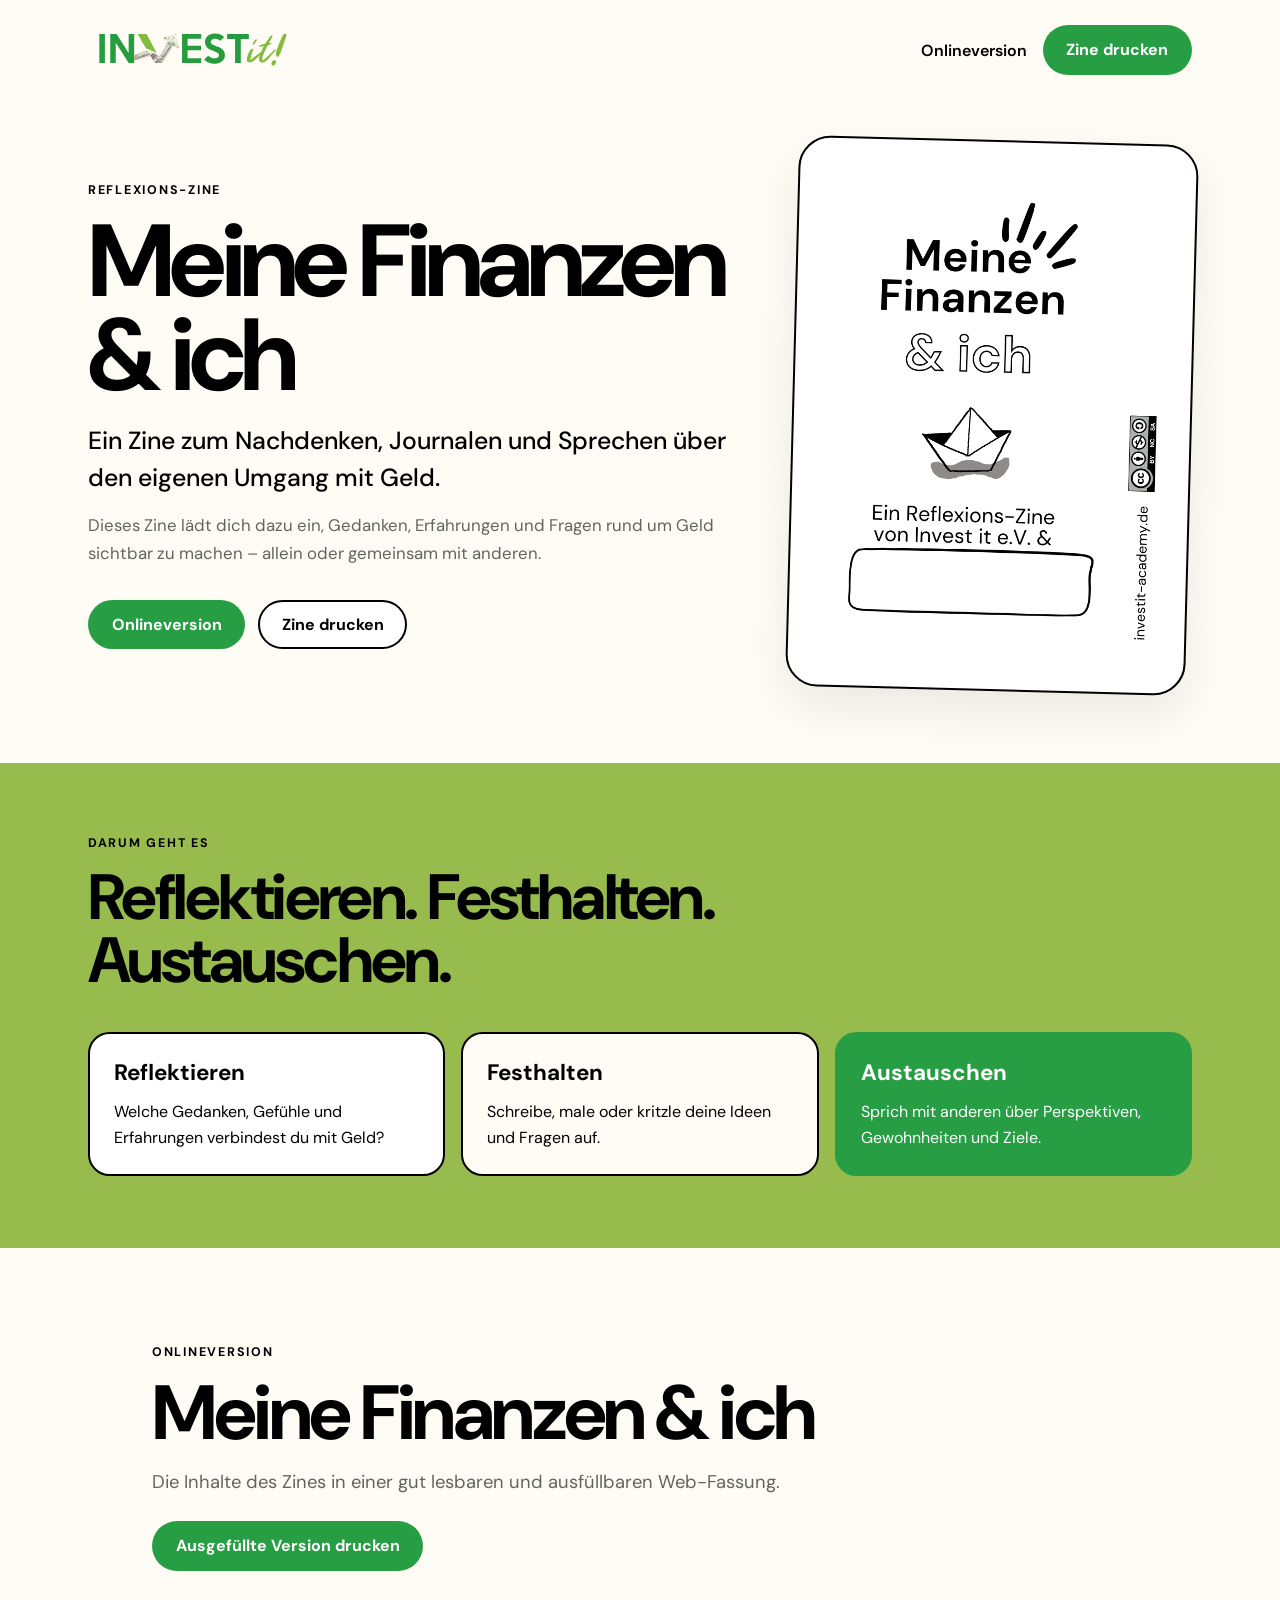
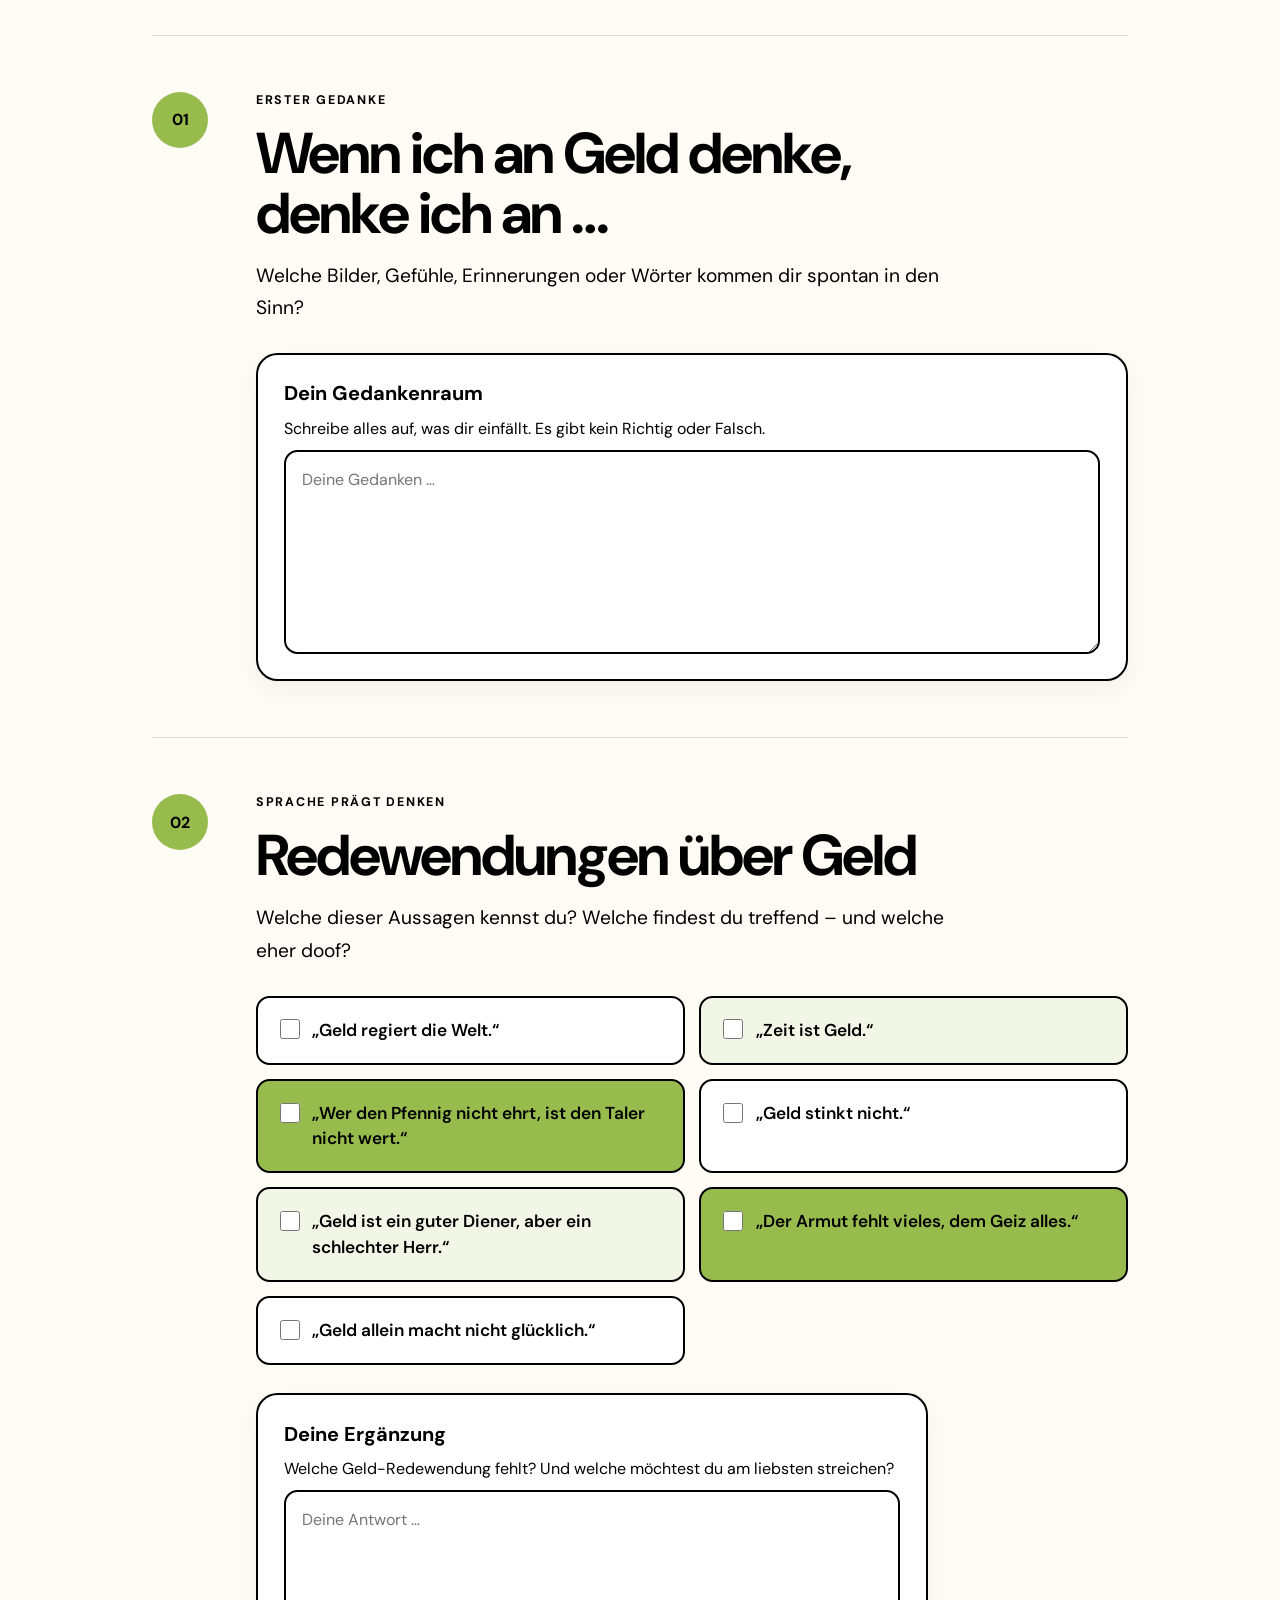
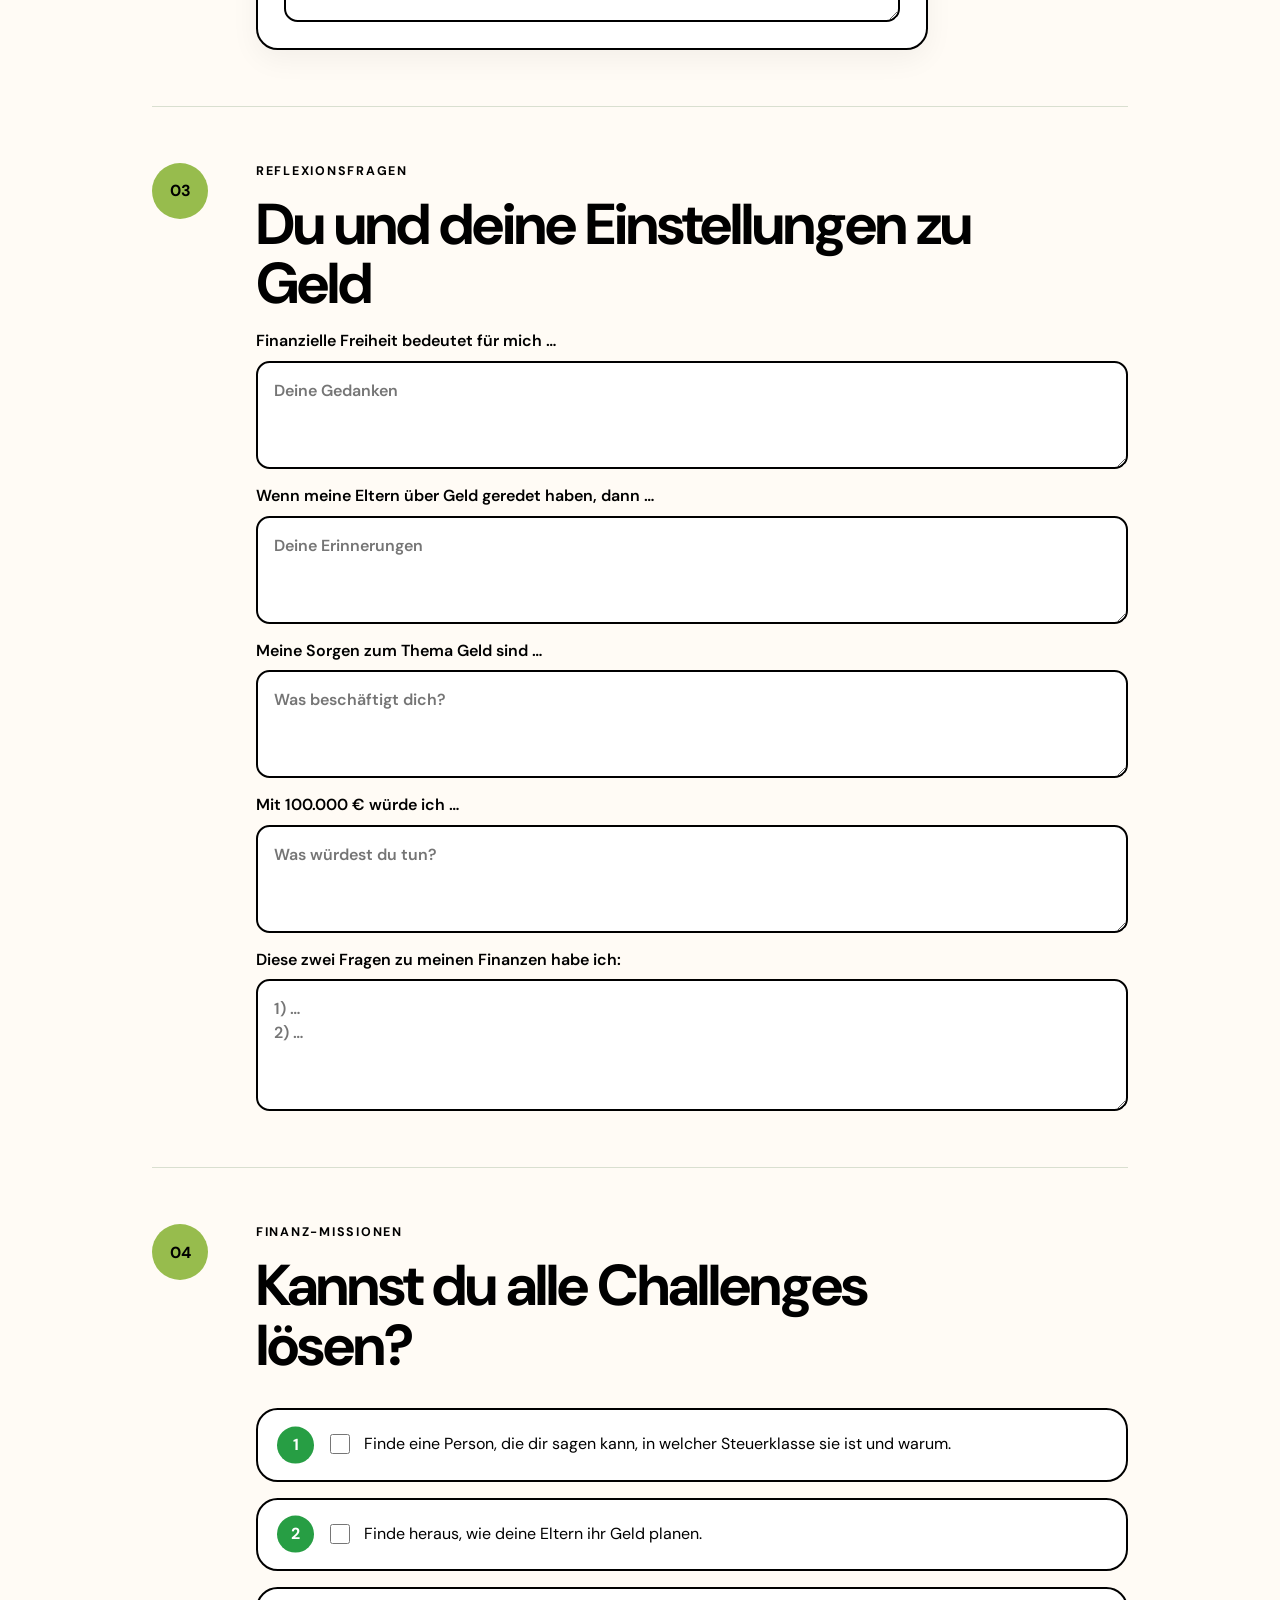
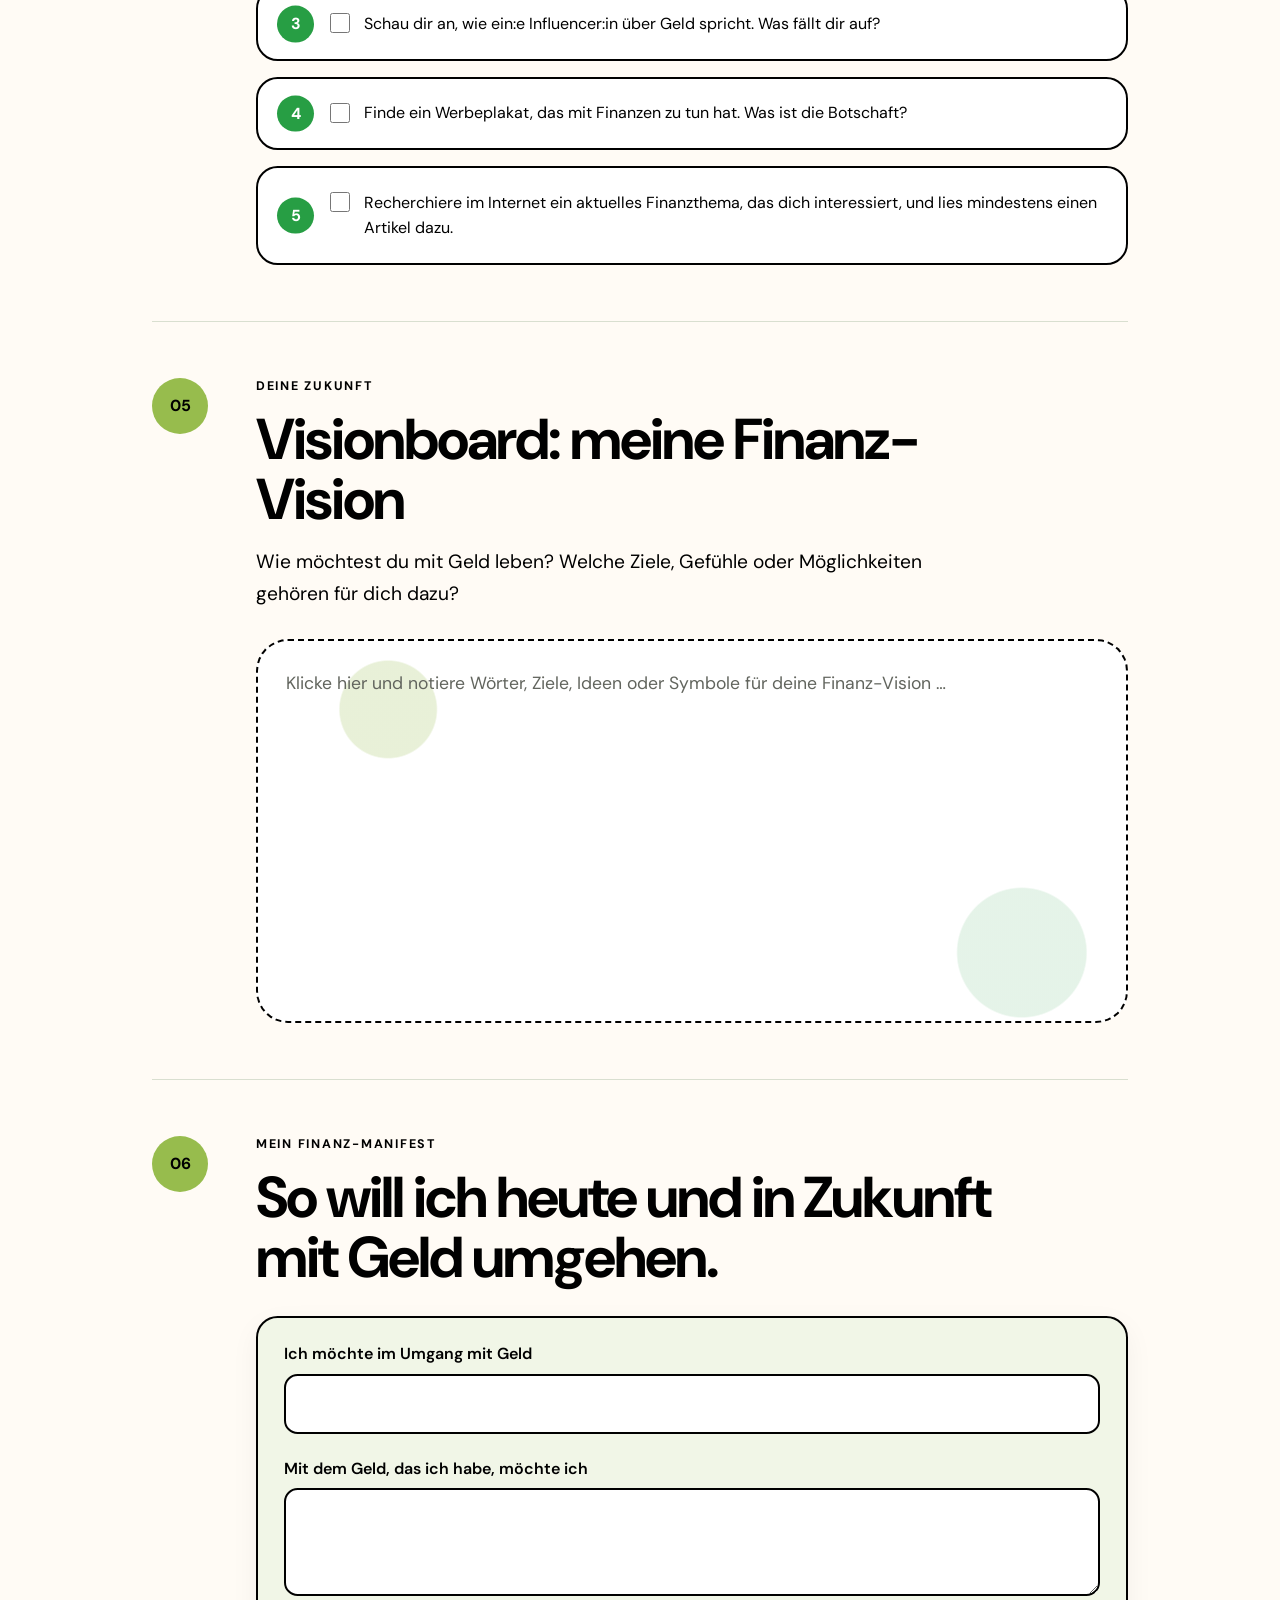
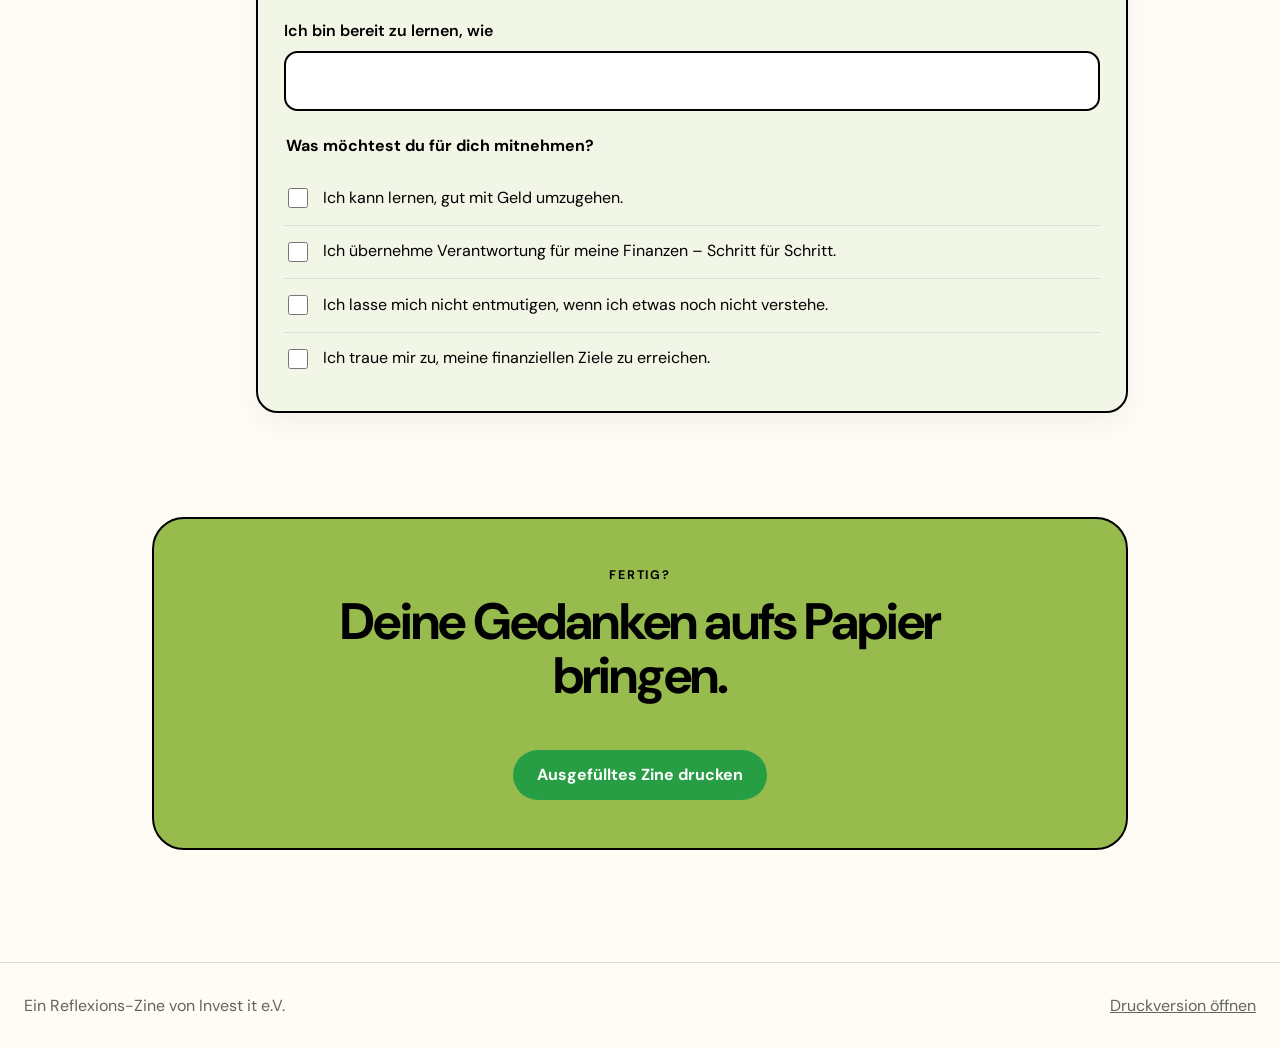
<file: index.html>
<!doctype html>
<html lang="de">
<head>
  <meta charset="utf-8">
  <meta name="viewport" content="width=device-width, initial-scale=1">
  <title>Meine Finanzen & ich</title>
  <meta name="description" content="Ein digitales Reflexions-Zine von Invest it e.V. über den persönlichen Umgang mit Geld.">
  <link rel="preconnect" href="https://fonts.googleapis.com">
  <link rel="preconnect" href="https://fonts.gstatic.com" crossorigin>
  <link href="https://fonts.googleapis.com/css2?family=DM+Sans:wght@400;500;600;700&display=swap" rel="stylesheet">
  <link rel="stylesheet" href="style.css">
</head>

<body class="reading-page">

  <header class="site-header">
    <a
      class="brand-logo"
      href="https://investit-academy.de/"
      target="_blank"
      rel="noopener noreferrer"
      aria-label="Zur Website der Invest it! Academy"
    >
      <img src="images/logo.svg" alt="Invest it! Academy">
    </a>

    <nav class="site-nav" aria-label="Seitennavigation">
      <a href="#lesen">Onlineversion</a>
      <a href="drucken.html" class="nav-button">Zine drucken</a>
    </nav>
  </header>

  <main id="top">
    <section class="hero">
      <div class="hero-copy">
        <p class="eyebrow">REFLEXIONS-ZINE</p>
        <h1>Meine Finanzen & ich</h1>
        <p class="hero-lead">
          Ein Zine zum Nachdenken, Journalen und Sprechen über den eigenen Umgang mit Geld.
        </p>
        <p class="hero-text">
          Dieses Zine lädt dich dazu ein, Gedanken, Erfahrungen und Fragen rund um Geld
          sichtbar zu machen – allein oder gemeinsam mit anderen.
        </p>

        <div class="hero-actions">
          <a class="button button-primary" href="#lesen">Onlineversion</a>
          <a class="button button-secondary" href="drucken.html">Zine drucken</a>
        </div>
      </div>

      <figure class="hero-cover">
        <img
          src="images/seite-1.png"
          alt="Cover des Reflexions-Zines Meine Finanzen und ich"
        >
      </figure>
    </section>

    <section class="intro-band" aria-labelledby="worum-gehts">
      <div>
        <p class="section-kicker">Darum geht es</p>
        <h2 id="worum-gehts">Reflektieren. Festhalten. Austauschen.</h2>
      </div>

      <div class="intro-grid">
        <article>
          <h3>Reflektieren</h3>
          <p>Welche Gedanken, Gefühle und Erfahrungen verbindest du mit Geld?</p>
        </article>

        <article>
          <h3>Festhalten</h3>
          <p>Schreibe, male oder kritzle deine Ideen und Fragen auf.</p>
        </article>

        <article>
          <h3>Austauschen</h3>
          <p>Sprich mit anderen über Perspektiven, Gewohnheiten und Ziele.</p>
        </article>
      </div>
    </section>

    <section id="lesen" class="reading-shell" aria-labelledby="lesen-title">
      <div class="reading-heading">
        <p class="section-kicker">Onlineversion</p>
        <h2 id="lesen-title">Meine Finanzen & ich</h2>
        <p>Die Inhalte des Zines in einer gut lesbaren und ausfüllbaren Web-Fassung.</p>

        <button class="button button-primary digital-print-button" type="button" onclick="window.print()">
          Ausgefüllte Version drucken
        </button>
      </div>

      <article class="reading-section">
        <div class="section-number">01</div>

        <div class="section-body">
          <p class="section-kicker">Erster Gedanke</p>
          <h2>Wenn ich an Geld denke, denke ich an …</h2>
          <p class="lead">
            Welche Bilder, Gefühle, Erinnerungen oder Wörter kommen dir spontan in den Sinn?
          </p>

          <label class="prompt-card form-card">
            <span class="form-card-title">Dein Gedankenraum</span>
            <span>Schreibe alles auf, was dir einfällt. Es gibt kein Richtig oder Falsch.</span>
            <textarea rows="7" placeholder="Deine Gedanken …"></textarea>
          </label>
        </div>
      </article>

      <article class="reading-section">
        <div class="section-number">02</div>

        <div class="section-body">
          <p class="section-kicker">Sprache prägt Denken</p>
          <h2>Redewendungen über Geld</h2>
          <p class="lead">
            Welche dieser Aussagen kennst du? Welche findest du treffend – und welche eher doof?
          </p>

          <div class="quote-grid">
            <label class="select-card">
              <input type="checkbox">
              <span>„Geld regiert die Welt.“</span>
            </label>
            <label class="select-card">
              <input type="checkbox">
              <span>„Zeit ist Geld.“</span>
            </label>
            <label class="select-card">
              <input type="checkbox">
              <span>„Wer den Pfennig nicht ehrt, ist den Taler nicht wert.“</span>
            </label>
            <label class="select-card">
              <input type="checkbox">
              <span>„Geld stinkt nicht.“</span>
            </label>
            <label class="select-card">
              <input type="checkbox">
              <span>„Geld ist ein guter Diener, aber ein schlechter Herr.“</span>
            </label>
            <label class="select-card">
              <input type="checkbox">
              <span>„Der Armut fehlt vieles, dem Geiz alles.“</span>
            </label>
            <label class="select-card">
              <input type="checkbox">
              <span>„Geld allein macht nicht glücklich.“</span>
            </label>
          </div>

          <label class="prompt-card compact form-card">
            <span class="form-card-title">Deine Ergänzung</span>
            <span>Welche Geld-Redewendung fehlt? Und welche möchtest du am liebsten streichen?</span>
            <textarea rows="4" placeholder="Deine Antwort …"></textarea>
          </label>
        </div>
      </article>

      <article class="reading-section">
        <div class="section-number">03</div>

        <div class="section-body">
          <p class="section-kicker">Reflexionsfragen</p>
          <h2>Du und deine Einstellungen zu Geld</h2>

          <div class="question-list">
            <label>
              <span>Finanzielle Freiheit bedeutet für mich …</span>
              <textarea rows="3" placeholder="Deine Gedanken"></textarea>
            </label>

            <label>
              <span>Wenn meine Eltern über Geld geredet haben, dann …</span>
              <textarea rows="3" placeholder="Deine Erinnerungen"></textarea>
            </label>

            <label>
              <span>Meine Sorgen zum Thema Geld sind …</span>
              <textarea rows="3" placeholder="Was beschäftigt dich?"></textarea>
            </label>

            <label>
              <span>Mit 100.000 € würde ich …</span>
              <textarea rows="3" placeholder="Was würdest du tun?"></textarea>
            </label>

            <label>
              <span>Diese zwei Fragen zu meinen Finanzen habe ich:</span>
              <textarea rows="4" placeholder="1) …&#10;2) …"></textarea>
            </label>
          </div>
        </div>
      </article>

      <article class="reading-section">
        <div class="section-number">04</div>

        <div class="section-body">
          <p class="section-kicker">Finanz-Missionen</p>
          <h2>Kannst du alle Challenges lösen?</h2>

          <ol class="mission-list">
            <li><label><input type="checkbox"><span>Finde eine Person, die dir sagen kann, in welcher Steuerklasse sie ist und warum.</span></label></li>
            <li><label><input type="checkbox"><span>Finde heraus, wie deine Eltern ihr Geld planen.</span></label></li>
            <li><label><input type="checkbox"><span>Schau dir an, wie ein:e Influencer:in über Geld spricht. Was fällt dir auf?</span></label></li>
            <li><label><input type="checkbox"><span>Finde ein Werbeplakat, das mit Finanzen zu tun hat. Was ist die Botschaft?</span></label></li>
            <li><label><input type="checkbox"><span>Recherchiere im Internet ein aktuelles Finanzthema, das dich interessiert, und lies mindestens einen Artikel dazu.</span></label></li>
          </ol>
        </div>
      </article>

      <article class="reading-section">
        <div class="section-number">05</div>

        <div class="section-body">
          <p class="section-kicker">Deine Zukunft</p>
          <h2>Visionboard: meine Finanz-Vision</h2>
          <p class="lead">
            Wie möchtest du mit Geld leben? Welche Ziele, Gefühle oder Möglichkeiten gehören für dich dazu?
          </p>

          <div
            class="visionboard"
            contenteditable="true"
            role="textbox"
            aria-multiline="true"
            aria-label="Visionboard bearbeiten"
            data-placeholder="Klicke hier und notiere Wörter, Ziele, Ideen oder Symbole für deine Finanz-Vision …"
          ></div>
        </div>
      </article>

      <article class="reading-section manifesto-section">
        <div class="section-number">06</div>

        <div class="section-body">
          <p class="section-kicker">Mein Finanz-Manifest</p>
          <h2>So will ich heute und in Zukunft mit Geld umgehen.</h2>

          <div class="manifesto-card">
            <label>
              Ich möchte im Umgang mit Geld
              <input type="text" aria-label="Ich möchte im Umgang mit Geld">
            </label>

            <label>
              Mit dem Geld, das ich habe, möchte ich
              <textarea rows="3" aria-label="Mit dem Geld, das ich habe, möchte ich"></textarea>
            </label>

            <label>
              Ich bin bereit zu lernen, wie
              <input type="text" aria-label="Ich bin bereit zu lernen, wie">
            </label>

            <fieldset class="affirmation-fieldset">
              <legend>Was möchtest du für dich mitnehmen?</legend>

              <label class="affirmation-check">
                <input type="checkbox">
                <span>Ich kann lernen, gut mit Geld umzugehen.</span>
              </label>

              <label class="affirmation-check">
                <input type="checkbox">
                <span>Ich übernehme Verantwortung für meine Finanzen – Schritt für Schritt.</span>
              </label>

              <label class="affirmation-check">
                <input type="checkbox">
                <span>Ich lasse mich nicht entmutigen, wenn ich etwas noch nicht verstehe.</span>
              </label>

              <label class="affirmation-check">
                <input type="checkbox">
                <span>Ich traue mir zu, meine finanziellen Ziele zu erreichen.</span>
              </label>
            </fieldset>
          </div>
        </div>
      </article>

      <div class="end-print">
        <p class="section-kicker">Fertig?</p>
        <h2>Deine Gedanken aufs Papier bringen.</h2>
        <button class="button button-primary digital-print-button" type="button" onclick="window.print()">
          Ausgefülltes Zine drucken
        </button>
      </div>
    </section>
  </main>

  <footer class="site-footer">
    <p>Ein Reflexions-Zine von Invest it e.V.</p>
    <a href="drucken.html">Druckversion öffnen</a>
  </footer>

  <script src="script.js"></script>
</body>
</html>
</file>
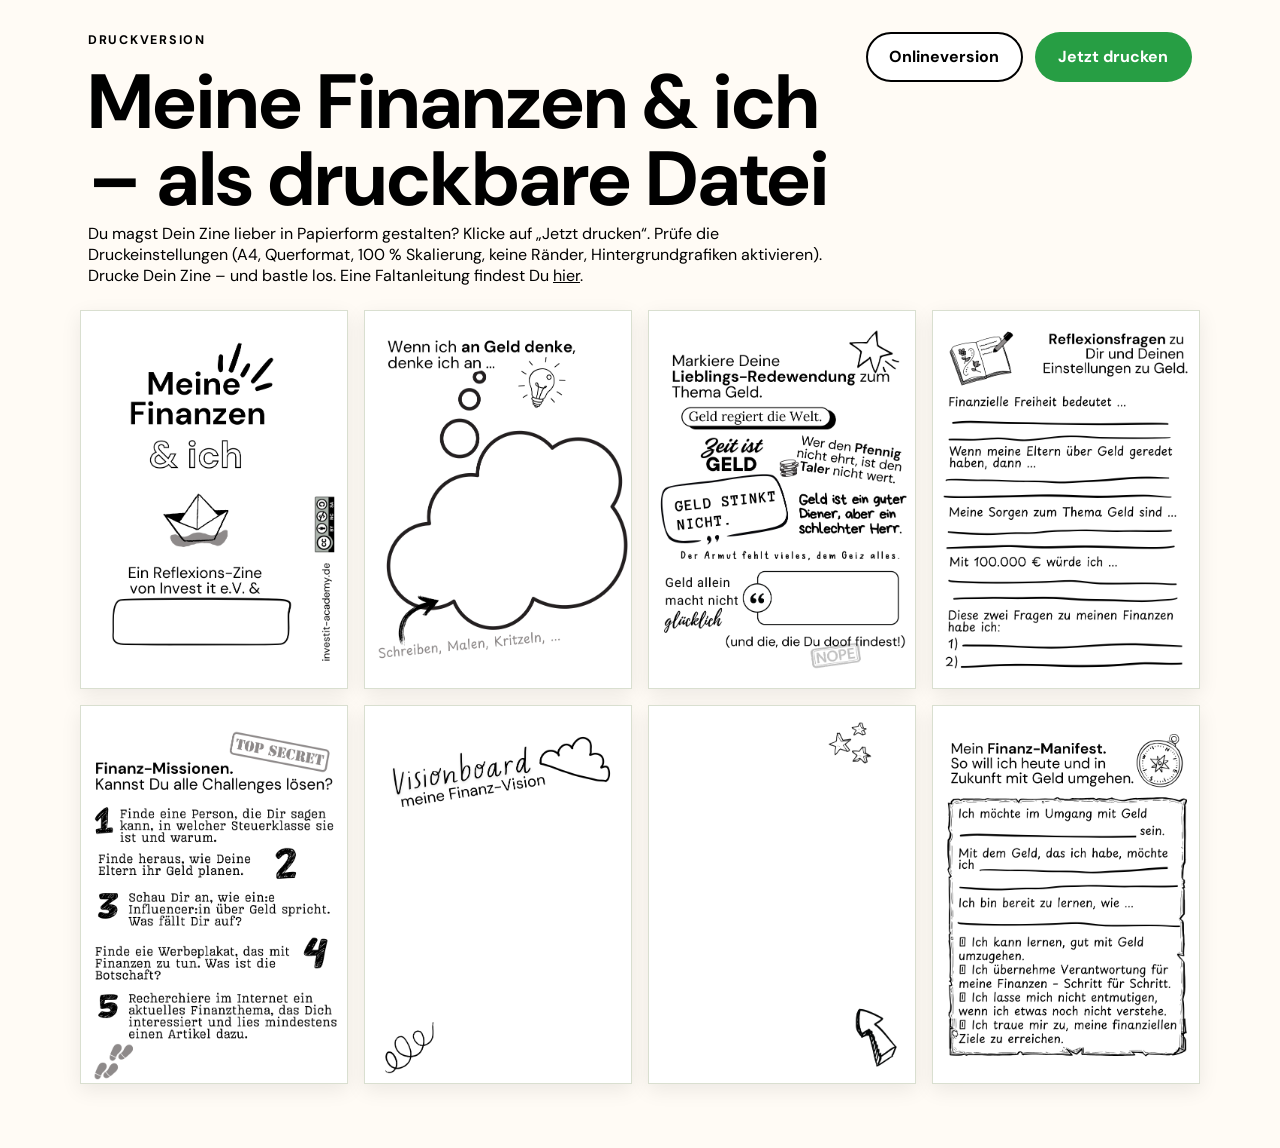
<file: drucken.html>
<!doctype html>
<html lang="de">
<head>
  <meta charset="utf-8">
  <meta name="viewport" content="width=device-width, initial-scale=1">
  <title>Meine Finanzen & ich – Druckversion</title>
  <meta name="description" content="Druckversion des Reflexions-Zines Meine Finanzen & ich.">
  <link rel="stylesheet" href="style.css">
</head>
<body class="print-page">
  <header class="site-header print-page-header">
    <div class="site-header__text">
      <p class="eyebrow">DRUCKVERSION</p>
      <h1>Meine Finanzen &amp; ich – als druckbare Datei</h1>
      <p class="subtitle">
        Du magst Dein Zine lieber in Papierform gestalten? Klicke auf „Jetzt drucken“.
        Prüfe die Druckeinstellungen (A4, Querformat, 100 % Skalierung, keine Ränder, Hintergrundgrafiken aktivieren).
        Drucke Dein Zine – und bastle los. Eine Faltanleitung findest Du
        <a href="https://www.uni-bamberg.de/fileadmin/zlb.kub/Dateien/Faltanleitung_Mini-Zine_Grundlagenmodule_Kulturelle_und_Medienbildung_SS_2025.pdf"
           target="_blank" rel="noopener noreferrer">hier</a>.
      </p>
    </div>

    <div class="header-actions">
      <a class="secondary-button" href="index.html">Onlineversion</a>
      <button class="print-button" type="button" onclick="window.print()">Jetzt drucken</button>
    </div>
  </header>

  <main class="zine" aria-label="Druckversion des Reflexions-Zines Meine Finanzen und ich">
    <section class="zine-page page-1"><img src="images/seite-1.png" alt="Zine-Seite 1" class="page-image"></section>
    <section class="zine-page page-2"><img src="images/seite-2.png" alt="Zine-Seite 2" class="page-image"></section>
    <section class="zine-page page-3"><img src="images/seite-3.png" alt="Zine-Seite 3" class="page-image"></section>
    <section class="zine-page page-4"><img src="images/seite-4.png" alt="Zine-Seite 4" class="page-image"></section>
    <section class="zine-page page-5"><img src="images/seite-5.png" alt="Zine-Seite 5" class="page-image"></section>
    <section class="zine-page page-6"><img src="images/seite-6.png" alt="Zine-Seite 6" class="page-image"></section>
    <section class="zine-page page-7"><img src="images/seite-7.png" alt="Zine-Seite 7" class="page-image"></section>
    <section class="zine-page page-8"><img src="images/seite-8.png" alt="Zine-Seite 8" class="page-image"></section>
  </main>
</body>
</html>
</file>
<file: style.css>
@import url("https://fonts.googleapis.com/css2?family=DM+Sans:wght@400;500;600;700&display=swap");

:root {
  --ink: #000000;
  --primary: #97bc4d;
  --secondary: #279e44;
  --paper: #ffffff;
  --background: #fffbf5;
  --soft: #f1f6e7;
  --line: #d9dfd0;
  --muted: #62655e;
  --shadow: 0 1.25rem 3rem rgb(0 0 0 / 0.08);
  --radius-sm: 0.85rem;
  --radius-md: 1.35rem;
  --radius-lg: 2rem;
  --content-width: 72rem;
}

* { box-sizing: border-box; }

html {
  color-scheme: light;
  scroll-behavior: smooth;
}

body {
  margin: 0;
  font-family: "DM Sans", system-ui, sans-serif;
  color: var(--ink);
  background: var(--background);
}

img { max-width: 100%; }
a { color: inherit; }

/* Header */

.site-header {
  max-width: var(--content-width);
  margin: 0 auto;
  padding: 1.5rem 1.5rem 0;
  display: flex;
  justify-content: space-between;
  align-items: center;
  gap: 2rem;
}

.brand-logo {
  display: inline-flex;
  align-items: center;
  text-decoration: none;
}

.brand-logo img {
  display: block;
  width: auto;
  height: 3.25rem;
  max-width: 13rem;
  object-fit: contain;
}

.site-nav {
  display: flex;
  align-items: center;
  gap: 1rem;
}

.site-nav > a:not(.nav-button) {
  font-weight: 600;
  text-decoration: none;
}

.nav-button,
.button,
.print-button,
.secondary-button {
  display: inline-flex;
  align-items: center;
  justify-content: center;
  min-height: 3.1rem;
  padding: 0.85rem 1.35rem;
  border: 2px solid transparent;
  border-radius: 999px;
  font: inherit;
  font-weight: 700;
  line-height: 1;
  text-decoration: none;
  cursor: pointer;
  white-space: nowrap;
  transition: transform 160ms ease, filter 160ms ease;
}

.nav-button,
.button-primary,
.print-button {
  color: #fff;
  background: var(--secondary);
}

.button-secondary,
.secondary-button {
  color: var(--ink);
  background: var(--paper);
  border-color: var(--ink);
}

.nav-button:hover,
.button:hover,
.print-button:hover,
.secondary-button:hover {
  transform: translateY(-1px);
  filter: brightness(0.96);
}

/* Hero */

.hero {
  max-width: var(--content-width);
  margin: 0 auto;
  padding: 4rem 1.5rem 4.5rem;
  display: grid;
  grid-template-columns: minmax(0, 1.2fr) minmax(17rem, 0.75fr);
  gap: 4rem;
  align-items: center;
}

.hero-copy { max-width: 47rem; }

.eyebrow,
.section-kicker {
  margin: 0 0 1rem;
  text-transform: uppercase;
  letter-spacing: 0.14em;
  font-size: 0.78rem;
  font-weight: 700;
}

.hero h1 {
  margin: 0 0 1.25rem;
  font-size: clamp(3.5rem, 8vw, 7rem);
  line-height: 0.92;
  letter-spacing: -0.055em;
}

.hero-lead {
  max-width: 45rem;
  margin: 0;
  font-size: clamp(1.2rem, 2vw, 1.55rem);
  line-height: 1.5;
  font-weight: 500;
}

.hero-text {
  max-width: 42rem;
  margin: 1rem 0 0;
  color: var(--muted);
  font-size: 1.05rem;
  line-height: 1.65;
}

.hero-actions {
  margin-top: 2rem;
  display: flex;
  gap: 0.8rem;
  flex-wrap: wrap;
}

.hero-cover {
  margin: 0;
  padding: 1rem;
  border: 2px solid var(--ink);
  border-radius: var(--radius-lg);
  background: var(--paper);
  box-shadow: var(--shadow);
  transform: rotate(1.5deg);
}

.hero-cover img {
  display: block;
  width: 100%;
  border-radius: calc(var(--radius-lg) - 0.45rem);
}

/* Intro */

.intro-band {
  padding: 4.5rem max(1.5rem, calc((100vw - var(--content-width)) / 2 + 1.5rem));
  background: var(--primary);
}

.intro-band > div:first-child { max-width: 48rem; }

.intro-band h2 {
  margin: 0 0 2.5rem;
  font-size: clamp(2.4rem, 5vw, 4.4rem);
  line-height: 0.98;
  letter-spacing: -0.04em;
}

.intro-grid {
  display: grid;
  grid-template-columns: repeat(3, minmax(0, 1fr));
  gap: 1rem;
}

.intro-grid article {
  padding: 1.5rem;
  border: 2px solid var(--ink);
  border-radius: var(--radius-md);
  background: var(--paper);
}

.intro-grid article:nth-child(2) { background: var(--background); }

.intro-grid article:nth-child(3) {
  background: var(--secondary);
  color: #fff;
  border-color: var(--secondary);
}

.intro-grid h3 {
  margin: 0 0 0.75rem;
  font-size: 1.4rem;
}

.intro-grid p {
  margin: 0;
  line-height: 1.6;
}

/* Digitale Leseversion */

.reading-shell {
  max-width: 64rem;
  margin: 0 auto;
  padding: 6rem 1.5rem 7rem;
}

.reading-heading {
  max-width: 48rem;
  margin-bottom: 4rem;
}

.reading-heading h2 {
  margin: 0 0 1rem;
  font-size: clamp(2.8rem, 6vw, 5rem);
  line-height: 0.98;
  letter-spacing: -0.045em;
}

.reading-heading > p:last-of-type {
  margin: 0;
  color: var(--muted);
  font-size: 1.15rem;
  line-height: 1.6;
}

.digital-print-button {
  margin-top: 1.5rem;
}

.reading-section {
  display: grid;
  grid-template-columns: 4.5rem minmax(0, 1fr);
  gap: 2rem;
  padding: 3.5rem 0;
  border-top: 1px solid var(--line);
}

.section-number {
  align-self: start;
  width: 3.5rem;
  height: 3.5rem;
  display: grid;
  place-items: center;
  border-radius: 50%;
  background: var(--primary);
  font-weight: 700;
}

.section-body { min-width: 0; }

.section-body > h2 {
  max-width: 46rem;
  margin: 0 0 1rem;
  font-size: clamp(2rem, 4.5vw, 3.6rem);
  line-height: 1.04;
  letter-spacing: -0.035em;
}

.lead {
  max-width: 44rem;
  margin: 0 0 1.5rem;
  font-size: 1.2rem;
  line-height: 1.7;
}

.prompt-card,
.manifesto-card {
  margin-top: 1.75rem;
  padding: 1.6rem;
  border: 2px solid var(--ink);
  border-radius: var(--radius-md);
  background: var(--paper);
  box-shadow: 0 0.6rem 1.8rem rgb(0 0 0 / 0.05);
}

.form-card {
  display: grid;
  gap: 0.7rem;
}

.form-card-title {
  font-size: 1.25rem;
  font-weight: 700;
}

.prompt-card.compact { max-width: 42rem; }

.quote-grid {
  margin-top: 1.75rem;
  display: grid;
  grid-template-columns: repeat(2, minmax(0, 1fr));
  gap: 0.9rem;
}

.quote-grid blockquote {
  margin: 0;
  padding: 1.25rem 1.35rem;
  border: 2px solid var(--ink);
  border-radius: var(--radius-sm);
  background: var(--paper);
  font-size: 1.08rem;
  line-height: 1.45;
  font-weight: 600;
}

.quote-grid blockquote:nth-child(3n + 2) { background: var(--soft); }
.quote-grid blockquote:nth-child(3n) { background: var(--primary); }

.question-list {
  display: grid;
  gap: 1rem;
}

.question-list label,
.manifesto-card > label {
  display: grid;
  gap: 0.6rem;
  font-weight: 600;
}

textarea,
.manifesto-card input[type="text"] {
  width: 100%;
  padding: 1rem;
  border: 2px solid var(--ink);
  border-radius: var(--radius-sm);
  background: #fff;
  font: inherit;
  line-height: 1.5;
  resize: vertical;
}

textarea:focus,
.manifesto-card input[type="text"]:focus,
.visionboard:focus {
  outline: 3px solid var(--primary);
  outline-offset: 2px;
}

.print-value {
  display: none;
}

.mission-list {
  margin: 2rem 0 0;
  padding: 0;
  list-style: none;
  counter-reset: mission;
  display: grid;
  gap: 1rem;
}

.mission-list li {
  counter-increment: mission;
  position: relative;
  padding: 1.4rem 1.4rem 1.4rem 4.5rem;
  border: 2px solid var(--ink);
  border-radius: var(--radius-md);
  background: var(--paper);
  line-height: 1.55;
}

.mission-list li::before {
  content: counter(mission);
  position: absolute;
  left: 1.2rem;
  top: 50%;
  width: 2.3rem;
  height: 2.3rem;
  display: grid;
  place-items: center;
  transform: translateY(-50%);
  border-radius: 50%;
  background: var(--secondary);
  color: #fff;
  font-weight: 700;
}

.visionboard {
  min-height: 24rem;
  margin-top: 1.75rem;
  padding: 1.75rem;
  border: 2px dashed var(--ink);
  border-radius: var(--radius-lg);
  background:
    radial-gradient(circle at 15% 18%, rgb(151 188 77 / 0.22) 0 3rem, transparent 3.1rem),
    radial-gradient(circle at 88% 82%, rgb(39 158 68 / 0.12) 0 4rem, transparent 4.1rem),
    var(--paper);
  font-size: 1.1rem;
  line-height: 1.7;
  white-space: pre-wrap;
}

.visionboard:empty::before {
  content: attr(data-placeholder);
  color: var(--muted);
  pointer-events: none;
}

.manifesto-card {
  display: grid;
  gap: 1.5rem;
  background: var(--soft);
}

.affirmation-fieldset {
  margin: 0;
  padding: 0;
  border: 0;
}

.affirmation-fieldset legend {
  margin-bottom: 1rem;
  font-weight: 700;
}

.affirmation-check {
  display: flex;
  align-items: flex-start;
  gap: 0.8rem;
  padding: 0.85rem 0;
  cursor: pointer;
  line-height: 1.5;
}

.affirmation-check + .affirmation-check {
  border-top: 1px solid var(--line);
}

.affirmation-check input {
  width: 1.25rem;
  height: 1.25rem;
  margin-top: 0.15rem;
  accent-color: var(--secondary);
  flex: 0 0 auto;
}

/* Footer */

.site-footer {
  padding: 2rem 1.5rem;
  border-top: 1px solid var(--line);
  display: flex;
  justify-content: space-between;
  gap: 1rem;
  flex-wrap: wrap;
  color: var(--muted);
}

.site-footer p { margin: 0; }

/* Druckseite */

.print-page .site-header {
  max-width: 72rem;
  align-items: flex-start;
  padding-top: 2rem;
}

.site-header__text { min-width: 0; }

.site-header__text h1 {
  margin: 0 0 0.35rem;
  font-size: clamp(2.75rem, 6vw, 5rem);
  line-height: 1;
}

.subtitle,
.print-note { margin: 0.35rem 0 0; }

.print-note { color: var(--muted); }

.header-actions {
  display: flex;
  align-items: center;
  gap: 0.75rem;
  flex-wrap: wrap;
  flex-shrink: 0;
}

.zine {
  max-width: 72rem;
  margin: 0 auto;
  padding: 1.5rem 1rem 4rem;
  display: grid;
  grid-template-columns: repeat(2, minmax(0, 1fr));
  gap: 1rem;
}

.zine-page {
  aspect-ratio: 1 / 1.4142;
  min-width: 0;
  overflow: hidden;
  background: var(--paper);
  border: 1px solid var(--line);
  box-shadow: 0 0.4rem 1.2rem rgb(0 0 0 / 0.08);
}

.page-image {
  width: 100%;
  height: 100%;
  display: block;
  object-fit: cover;
}

@media (min-width: 56rem) {
  .zine { grid-template-columns: repeat(4, minmax(0, 1fr)); }
}

@media (max-width: 56rem) {
  .hero { grid-template-columns: 1fr; }
  .hero-cover { max-width: 28rem; }
  .intro-grid { grid-template-columns: 1fr; }
}

@media (max-width: 44rem) {
  .site-header {
    align-items: flex-start;
    flex-direction: column;
  }

  .site-nav {
    width: 100%;
    justify-content: space-between;
  }

  .hero {
    padding-top: 2.5rem;
    gap: 2rem;
  }

  .reading-section {
    grid-template-columns: 1fr;
    gap: 1rem;
  }

  .quote-grid { grid-template-columns: 1fr; }
  .header-actions { width: 100%; }
}

@media (max-width: 36rem) {
  .button,
  .nav-button,
  .print-button,
  .secondary-button {
    width: 100%;
  }

  .site-nav {
    align-items: stretch;
    flex-direction: column;
  }

  .reading-shell { padding-top: 4rem; }
  .zine { grid-template-columns: 1fr; }
}

/* Digital ausgefüllte Version drucken */

@media print {
  .reading-page {
    width: auto;
    height: auto;
    background: #fff;
  }

  .reading-page .site-header,
  .reading-page .hero,
  .reading-page .intro-band,
  .reading-page .site-footer,
  .reading-page .digital-print-button {
    display: none !important;
  }

  .reading-page .reading-shell {
    max-width: none;
    margin: 0;
    padding: 12mm;
  }

  .reading-page .reading-heading {
    margin-bottom: 10mm;
  }

  .reading-page .reading-section {
    break-inside: avoid;
    padding: 8mm 0;
  }

  .reading-page textarea,
  .reading-page input[type="text"] {
    display: none;
  }

  .reading-page .print-value {
    display: block;
    min-height: 1.5rem;
    padding: 0.6rem 0;
    white-space: pre-wrap;
    font-weight: 400;
  }

  .reading-page .visionboard {
    min-height: 12rem;
    background: #fff;
  }

  .reading-page .prompt-card,
  .reading-page .manifesto-card,
  .reading-page .quote-grid blockquote,
  .reading-page .mission-list li {
    box-shadow: none;
  }
}

/* Falt-Zine auf drucken.html */

@page {
  size: A4 landscape;
  margin: 0;
}

@media print {
  .print-page {
    width: 297mm;
    height: 210mm;
    margin: 0;
    padding: 0;
    background: #fff;
  }

  .print-page .site-header {
    display: none !important;
  }

  .print-page .zine {
    width: 297mm;
    height: 210mm;
    margin: 0;
    padding: 0;
    display: grid;
    gap: 0;
    grid-template-areas:
      "page-5 page-4 page-3 page-2"
      "page-6 page-7 page-8 page-1";
    grid-template-columns: repeat(4, 74.25mm);
    grid-template-rows: repeat(2, 105mm);
  }

  .print-page .zine-page {
    width: 74.25mm;
    height: 105mm;
    aspect-ratio: auto;
    margin: 0;
    padding: 0;
    border: 0.2mm dashed #ccc;
    box-shadow: none;
    overflow: hidden;
    break-inside: avoid;
  }

  .print-page .page-1 { grid-area: page-1; }
  .print-page .page-2 { grid-area: page-2; }
  .print-page .page-3 { grid-area: page-3; }
  .print-page .page-4 { grid-area: page-4; }
  .print-page .page-5 { grid-area: page-5; }
  .print-page .page-6 { grid-area: page-6; }
  .print-page .page-7 { grid-area: page-7; }
  .print-page .page-8 { grid-area: page-8; }

  .print-page .page-2,
  .print-page .page-3,
  .print-page .page-4,
  .print-page .page-5 {
    transform: rotate(180deg);
  }
}


/* Interaktive Auswahlkarten */

.select-card {
  position: relative;
  display: flex;
  align-items: flex-start;
  gap: 0.8rem;
  margin: 0;
  padding: 1.25rem 1.35rem;
  border: 2px solid var(--ink);
  border-radius: var(--radius-sm);
  background: var(--paper);
  font-size: 1.08rem;
  line-height: 1.45;
  font-weight: 600;
  cursor: pointer;
  transition: transform 160ms ease, background 160ms ease;
}

.select-card:nth-child(3n + 2) { background: var(--soft); }
.select-card:nth-child(3n) { background: var(--primary); }

.select-card:hover { transform: translateY(-2px); }

.select-card input,
.mission-list input {
  width: 1.25rem;
  height: 1.25rem;
  margin: 0.1rem 0 0;
  flex: 0 0 auto;
  accent-color: var(--secondary);
}

.select-card:has(input:checked) {
  background: var(--secondary);
  color: #fff;
  border-color: var(--secondary);
}

.mission-list li {
  padding: 0;
}

.mission-list li::before {
  z-index: 1;
}

.mission-list label {
  display: flex;
  align-items: flex-start;
  gap: 0.85rem;
  width: 100%;
  padding: 1.4rem 1.4rem 1.4rem 4.5rem;
  cursor: pointer;
}

.mission-list li:has(input:checked) {
  background: var(--soft);
}

.mission-list li:has(input:checked) span {
  text-decoration: line-through;
  text-decoration-thickness: 2px;
}

.end-print {
  margin-top: 3rem;
  padding: 3rem;
  border: 2px solid var(--ink);
  border-radius: var(--radius-lg);
  background: var(--primary);
  text-align: center;
}

.end-print h2 {
  max-width: 38rem;
  margin: 0 auto 1.5rem;
  font-size: clamp(2rem, 4vw, 3.4rem);
  line-height: 1.05;
  letter-spacing: -0.035em;
}

.end-print .section-kicker {
  margin-bottom: 0.75rem;
}

@media print {
  .reading-page .end-print {
    display: none !important;
  }

  .reading-page .select-card {
    box-shadow: none;
  }
}
</file>
